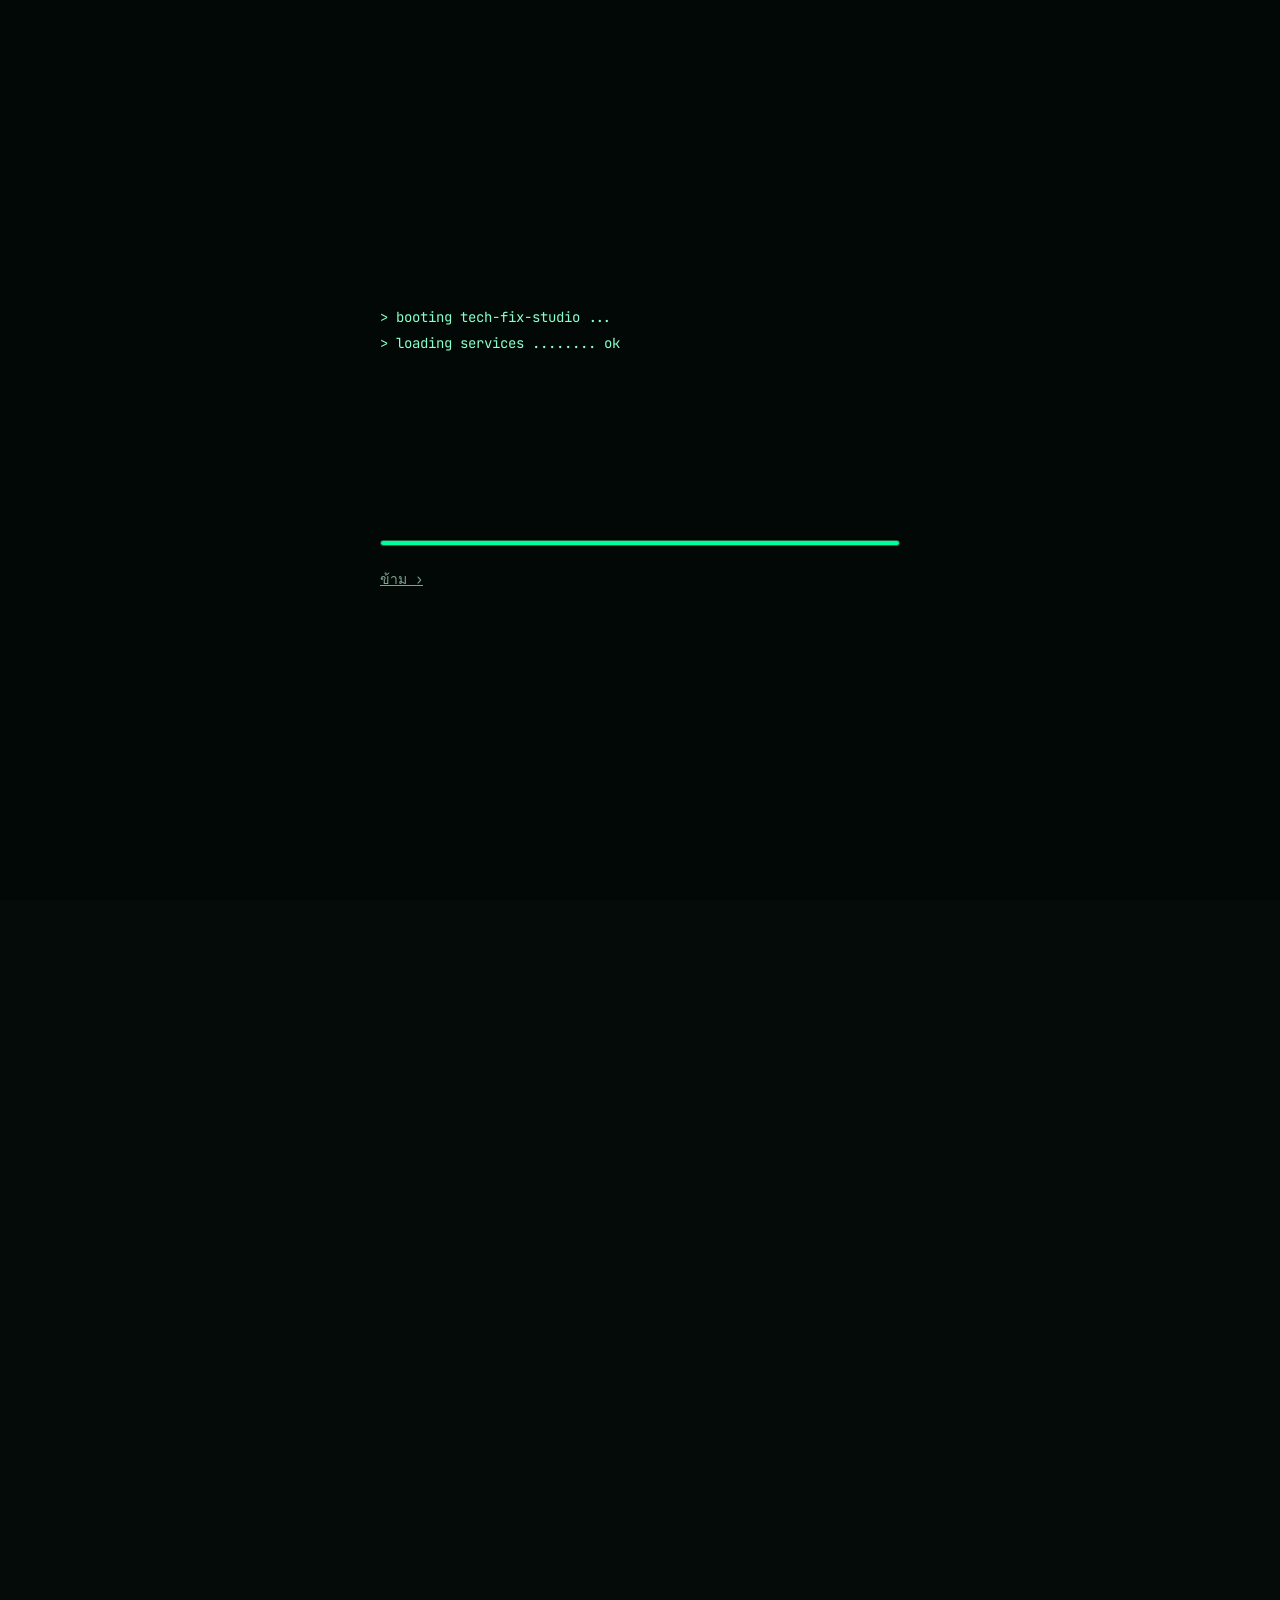
<file: index.html>
<!doctype html>
<html lang="th">
<head>
<meta charset="utf-8">
<meta name="viewport" content="width=device-width, initial-scale=1">
<meta name="theme-color" content="#050B08">
<title>รับแก้บัคเว็บไซต์ สร้างเว็บ ระบบขายของออนไลน์ ดาต้าเบส | ติดต่อ Telegram</title>
<meta property="og:type" content="website">
<meta property="og:site_name" content="Tech Fix Studio">
<meta property="og:title" content="Tech Fix Studio · รับแก้บัค สร้างเว็บ ระบบขายของออนไลน์ ดาต้าเบส">
<meta property="og:description" content="รับแก้บัคเว็บไซต์ สร้างเว็บและร้านค้าออนไลน์ ดูแลฐานข้อมูล และงานเทค ปรึกษาผ่าน Telegram">
<meta property="og:url" content="https://qplynnnzdebugshop.vercel.app/">
<meta property="og:image" content="https://qplynnnzdebugshop.vercel.app/og-image.png">
<meta property="og:image:width" content="1200">
<meta property="og:image:height" content="630">
<meta name="twitter:card" content="summary_large_image">
<meta name="twitter:image" content="https://qplynnnzdebugshop.vercel.app/og-image.png">
<meta name="description" content="รับแก้บัคเว็บไซต์ รับสร้างเว็บไซต์ สร้างแพลตฟอร์มขายของออนไลน์ แก้ปัญหาโค้ดและฐานข้อมูล และงานเทคทั่วไป ปรึกษาฟรีผ่าน Telegram">
<link rel="icon" href="data:image/svg+xml,%3Csvg%20viewBox=%220%200%2032%2032%22%20xmlns=%22http://www.w3.org/2000/svg%22%3E%3Crect%20x=%221%22%20y=%221%22%20width=%2230%22%20height=%2230%22%20rx=%227%22%20fill=%22%2303100A%22%20stroke=%22%2300FF9C%22%20stroke-width=%222%22/%3E%3Cpath%20d=%22M9%2011l6%205-6%205%22%20stroke=%22%2300FF9C%22%20stroke-width=%222.6%22%20fill=%22none%22%20stroke-linecap=%22round%22%20stroke-linejoin=%22round%22/%3E%3Cpath%20d=%22M18%2022h6%22%20stroke=%22%23fff%22%20stroke-width=%222.6%22%20stroke-linecap=%22round%22/%3E%3C/svg%3E">
<link rel="preconnect" href="https://fonts.googleapis.com">
<link rel="preconnect" href="https://fonts.gstatic.com" crossorigin>
<link href="https://fonts.googleapis.com/css2?family=IBM+Plex+Sans+Thai:wght@400;500;700&family=JetBrains+Mono:wght@400;500;700&display=swap" rel="stylesheet">
<link rel="stylesheet" href="style.css">
<script>try{if(!sessionStorage.getItem("booted")&&!matchMedia("(prefers-reduced-motion:reduce)").matches){document.documentElement.classList.add("booting");setTimeout(function(){document.documentElement.classList.remove("booting")},8000)}}catch(e){}</script>
</head>
<body>
<header><div class="wrap">
<a class="brand" href="#top"><svg viewBox="0 0 32 32" xmlns="http://www.w3.org/2000/svg" aria-hidden="true"><rect x="1" y="1" width="30" height="30" rx="7" fill="#03100A" stroke="#00FF9C" stroke-width="2"/><path d="M9 11l6 5-6 5" stroke="#00FF9C" stroke-width="2.6" fill="none" stroke-linecap="round" stroke-linejoin="round"/><path d="M18 22h6" stroke="#fff" stroke-width="2.6" stroke-linecap="round"/></svg><span class="bt">Tech Fix Studio</span></a>
<nav id="site-nav" aria-label="เมนูหลัก"><a href="#services">บริการ</a><a href="#process">ขั้นตอนทำงาน</a><a href="#why">ทำไมต้องเรา</a><a href="pricing.html">คำนวณค่าบริการ</a><a href="#contact">ติดต่อ</a></nav>
<a class="btn hd" id="hdr-login" href="account.html">ลงชื่อเข้าใช้<span class="x"> / สมัครใช้งาน</span></a>
<button class="menu-btn" id="menu-btn" type="button" aria-label="เปิดเมนู" aria-expanded="false" aria-controls="site-nav"><span></span><span></span><span></span></button>
</div></header>

<main id="top">
<div class="hero"><canvas id="rain" aria-hidden="true"></canvas><div class="wrap">
<div>
<span class="eyebrow" data-rotate="รับแก้บัค|สร้างเว็บ|ระบบขายของออนไลน์|ดาต้าเบส|แก้ปัญหาโค้ด|เชื่อมต่อ API">// รับแก้บัค · สร้างเว็บ · ระบบขายของ · ดาต้าเบส</span>
<h1><span class="ph">เว็บมีปัญหา</span> <span class="ph">ระบบรวน</span> <span class="ph">โค้ดไม่ทำงาน</span> <mark class="ph">เราช่วยแก้ให้จบ<span class="cursor" aria-hidden="true"></span></mark></h1>
<p>รับแก้บัคเว็บไซต์ สร้างเว็บและร้านค้าออนไลน์ ดูแลฐานข้อมูล และงานเทคทุกรูปแบบ บอกปัญหาของคุณมา เราตอบกลับพร้อมแนวทางและราคาที่ชัดเจน</p>
<div class="qpick"><small>$ เจออะไรอยู่? กดเลือกแล้วสั่งงานได้ทันที</small><a class="qchip" href="account.html?job=%E0%B9%80%E0%B8%A7%E0%B9%87%E0%B8%9A%E0%B8%9E%E0%B8%B1%E0%B8%87%20/%20%E0%B8%AB%E0%B8%99%E0%B9%89%E0%B8%B2%E0%B9%84%E0%B8%A1%E0%B9%88%E0%B8%82%E0%B8%B6%E0%B9%89%E0%B8%99#jobs">เว็บพัง / หน้าไม่ขึ้น</a><a class="qchip" href="account.html?job=%E0%B8%9F%E0%B8%AD%E0%B8%A3%E0%B9%8C%E0%B8%A1%E0%B8%AA%E0%B9%88%E0%B8%87%E0%B9%84%E0%B8%A1%E0%B9%88%E0%B9%84%E0%B8%94%E0%B9%89#jobs">ฟอร์มส่งไม่ได้</a><a class="qchip" href="account.html?job=%E0%B8%8A%E0%B8%B3%E0%B8%A3%E0%B8%B0%E0%B9%80%E0%B8%87%E0%B8%B4%E0%B8%99%E0%B9%84%E0%B8%A1%E0%B9%88%E0%B8%9C%E0%B9%88%E0%B8%B2%E0%B8%99#jobs">ชำระเงินไม่ผ่าน</a><a class="qchip" href="account.html?job=%E0%B9%80%E0%B8%A7%E0%B9%87%E0%B8%9A%E0%B9%82%E0%B8%AB%E0%B8%A5%E0%B8%94%E0%B8%8A%E0%B9%89%E0%B8%B2#jobs">เว็บโหลดช้า</a><a class="qchip" href="account.html?job=%E0%B8%90%E0%B8%B2%E0%B8%99%E0%B8%82%E0%B9%89%E0%B8%AD%E0%B8%A1%E0%B8%B9%E0%B8%A5%E0%B8%A1%E0%B8%B5%E0%B8%9B%E0%B8%B1%E0%B8%8D%E0%B8%AB%E0%B8%B2#jobs">ฐานข้อมูลมีปัญหา</a><a class="qchip" href="account.html?job=%E0%B8%AD%E0%B8%A2%E0%B8%B2%E0%B8%81%E0%B8%AA%E0%B8%A3%E0%B9%89%E0%B8%B2%E0%B8%87%E0%B9%80%E0%B8%A7%E0%B9%87%E0%B8%9A%E0%B9%83%E0%B8%AB%E0%B8%A1%E0%B9%88#jobs">อยากสร้างเว็บใหม่</a></div>
<div class="cta"><a class="btn" href="https://t.me/qplynnnz" target="_blank" rel="noopener">ปรึกษาฟรีทาง Telegram</a><a class="btn alt" href="pricing.html">คำนวณค่าบริการ</a></div>
</div>
<div class="hero-side">
<button type="button" class="pal-hero" data-open-palette aria-label="เปิดคำสั่งลัด" aria-keyshortcuts="Control+K Meta+K"><span class="ph-ic">&gt;_</span><span class="ph-tx"><b>ลองพิมพ์คำสั่ง</b><small>เช่น pricing · login · contact</small></span><kbd data-kbd>Ctrl K</kbd></button>
<div class="diff" aria-hidden="true">
<div class="bar">root@techfix:~/shop</div>
<pre><span class="l"><span class="pr">$</span> git diff checkout.js</span><span class="l dim">function getTotal(cart) {</span><span class="l del">-  return cart.items.map(i =&gt; i.price).sum()</span><span class="l add">+  return cart.items.reduce((s, i) =&gt; s + i.price * i.qty, 0)</span><span class="l dim">}</span><span class="l out">✔ all tests passed · bug fixed</span><span class="l"><span class="pr">$</span> <span class="cur"></span></span></pre>
</div>
</div>
</div></div>

<div class="ticker" aria-hidden="true"><div class="ticker-in"><span class="ticker-seg"><span>แก้บัคเว็บไซต์</span><i>◆</i><span>สร้างเว็บไซต์</span><i>◆</i><span>ระบบขายของออนไลน์</span><i>◆</i><span>ฐานข้อมูล</span><i>◆</i><span>แก้ปัญหาโค้ด</span><i>◆</i><span>เชื่อมต่อ API</span><i>◆</i><span>ปรึกษาฟรีทาง Telegram</span><i>◆</i><span>แจ้งราคาก่อนเริ่มงาน</span><i>◆</i><span>ส่งมอบซอร์สโค้ดครบ</span><i>◆</i></span><span class="ticker-seg"><span>แก้บัคเว็บไซต์</span><i>◆</i><span>สร้างเว็บไซต์</span><i>◆</i><span>ระบบขายของออนไลน์</span><i>◆</i><span>ฐานข้อมูล</span><i>◆</i><span>แก้ปัญหาโค้ด</span><i>◆</i><span>เชื่อมต่อ API</span><i>◆</i><span>ปรึกษาฟรีทาง Telegram</span><i>◆</i><span>แจ้งราคาก่อนเริ่มงาน</span><i>◆</i><span>ส่งมอบซอร์สโค้ดครบ</span><i>◆</i></span></div></div>
<div class="techstrip"><div class="wrap"><small>// เทคโนโลยีที่ใช้ในงาน</small><span class="tag">HTML</span><span class="tag">CSS</span><span class="tag">JavaScript</span><span class="tag">Node.js</span><span class="tag">SQL</span><span class="tag">PostgreSQL</span><span class="tag">Supabase</span><span class="tag">Git</span><span class="tag">Vercel</span></div></div>
<section id="services"><div class="wrap">
<h2>บริการของเรา</h2>
<p class="lead">ไม่แน่ใจว่าปัญหาของคุณอยู่ตรงไหน เล่าอาการให้ฟัง เราช่วยวิเคราะห์ให้ก่อนเริ่มงาน</p>
<div class="grid">
<div class="card"><h3>แก้บัคเว็บไซต์</h3><p>หน้าเว็บพัง ฟอร์มไม่ส่ง ชำระเงินไม่ผ่าน โหลดช้า หรือแสดงผลเพี้ยนบนมือถือ เราหาสาเหตุและแก้ให้ตรงจุด</p></div>
<div class="card"><h3>รับสร้างเว็บไซต์</h3><p>เว็บบริษัท แลนดิ้งเพจ และเว็บไซต์เฉพาะงาน ออกแบบให้ใช้งานง่าย เปิดเร็ว และรองรับการแสดงผลทุกหน้าจอ</p></div>
<div class="card"><h3>แพลตฟอร์มขายของออนไลน์</h3><p>ระบบร้านค้า ตะกร้าสินค้า ชำระเงิน จัดการสต็อกและออเดอร์ ตามรูปแบบธุรกิจของคุณ</p></div>
<div class="card"><h3>แก้ปัญหาโค้ดดิ้ง</h3><p>รีวิวและแก้โค้ดที่ทำงานผิด เขียนฟีเจอร์เพิ่ม จัดโครงสร้างให้ดูแลต่อได้ง่ายขึ้น</p></div>
<div class="card"><h3>ฐานข้อมูล</h3><p>ออกแบบโครงสร้าง แก้คิวรีช้า ย้ายข้อมูล และตั้งค่าสำรองข้อมูล</p></div>
<div class="card"><h3>งานเทคอื่น ๆ</h3><p>เชื่อมต่อ API ตั้งค่าโดเมนและโฮสติ้ง ทำระบบอัตโนมัติ หรืองานที่ไม่อยู่ในรายการ ทักมาคุยได้</p></div>
</div></div></section>

<section id="process"><div class="wrap">
<h2>ขั้นตอนการทำงาน</h2>
<p class="lead">ทำงานตามลำดับเดียวกันทุกโปรเจกต์ ไม่ว่างานเล็กหรือใหญ่</p>
<ol class="steps">
<li><b>เล่าปัญหา</b><span>ส่งรายละเอียดหรือภาพหน้าจอมาทาง Telegram</span></li>
<li><b>ประเมินและเสนอราคา</b><span>แจ้งแนวทาง ระยะเวลา และราคาก่อนเริ่มงาน</span></li>
<li><b>ลงมือแก้หรือสร้าง</b><span>อัปเดตความคืบหน้าให้ทราบระหว่างทาง</span></li>
<li><b>ส่งมอบและดูแล</b><span>ทดสอบร่วมกัน ส่งมอบโค้ด และแจ้งวิธีใช้งาน</span></li>
</ol></div></section>

<section id="why"><div class="wrap">
<h2>ทำไมลูกค้าเลือกเรา</h2>
<p class="lead">เน้นทำให้งานใช้ได้จริง และสื่อสารกันตรง ๆ</p>
<div class="why">
<div><b>ตอบเร็ว คุยตรง</b><span>คุยกับคนทำงานโดยตรงผ่าน Telegram ไม่ต้องผ่านหลายต่อ</span></div>
<div><b>ราคาแจ้งก่อนเริ่ม</b><span>ตกลงขอบเขตงานและราคาให้ชัดก่อนลงมือ</span></div>
<div><b>โค้ดเป็นของคุณ</b><span>ส่งมอบซอร์สโค้ดครบ ไม่ผูกมัดกับเรา</span></div>
<div><b>รับงานทั้งเล็กและใหญ่</b><span>ตั้งแต่แก้บัคจุดเดียว ไปจนถึงสร้างระบบทั้งชุด</span></div>
</div></div></section>

<section id="faq"><div class="wrap">
<h2>คำถามที่พบบ่อย</h2>
<p class="lead">ยังไม่เจอคำตอบ ทักมาถามได้ทาง Telegram หรือส่งงานผ่านหน้าสมาชิกได้เลย</p>
<div class="faq">
<details><summary>ค่าบริการเริ่มต้นเท่าไหร่?</summary><p>ประเมินเบื้องต้นได้ที่หน้าคำนวณค่าบริการ ช่วงราคา ฿5 ถึง ฿5,000 ขึ้นอยู่กับลักษณะงาน ราคาจริงจะแจ้งและตกลงกันก่อนเริ่มงาน</p></details>
<details><summary>ต้องส่งข้อมูลอะไรให้บ้างเพื่อประเมินงาน?</summary><p>อาการที่เกิดขึ้น ข้อความ error ภาพหน้าจอ หรือลิงก์เว็บไซต์ ยิ่งละเอียดยิ่งประเมินได้เร็ว ห้ามส่งรหัสผ่านหรือ API key ที่เป็นความลับในแชตหรือแบบฟอร์ม</p></details>
<details><summary>เติมเครดิตอย่างไร?</summary><p>ล็อกอินที่หน้าสมาชิก เลือกยอดแล้วชำระผ่าน QR PromptPay (1 บาท = 1 เครดิต) เครดิตเข้าอัตโนมัติหลังชำระสำเร็จ ถ้ายังไม่เข้าภายใน 5 นาที ส่งสลิปพร้อมอีเมลสมาชิกทาง Telegram</p></details>
<details><summary>งานเสร็จแล้วได้รับอะไร?</summary><p>ส่งมอบซอร์สโค้ดครบพร้อมวิธีใช้งาน โค้ดเป็นของคุณ ไม่ผูกมัดกับเรา</p></details>
<details><summary>ติดต่อได้ทางไหน?</summary><p>Telegram @qplynnnz หรือโทร +6661126882 หรือส่งงานผ่านแท็บ "งานของฉัน" ในหน้าสมาชิกได้โดยตรง</p></details>
</div></div></section>
<section id="contact" class="contact"><div class="wrap">
<h2>คุยเรื่องงานของคุณ</h2>
<p class="lead">ส่งปัญหาหรือไอเดียมาได้เลย ปรึกษาเบื้องต้นไม่มีค่าใช้จ่าย</p>
<div class="channels">
<div class="ch"><small>Telegram</small><strong>@qplynnnz</strong><a class="btn" href="https://t.me/qplynnnz" target="_blank" rel="noopener">เปิด Telegram</a></div>
<div class="ch"><small>โทรศัพท์</small><strong>+6661126882</strong><a class="btn alt" href="tel:+6661126882">โทรเลย</a></div>
</div></div></section>
</main>
<footer><div class="wrap">© 2026 Tech Fix Studio · รับแก้บัคเว็บไซต์ สร้างเว็บ และงานเทค</div></footer>
<script>(function(){var c=document.getElementById("rain");if(!c||(window.matchMedia&&matchMedia("(prefers-reduced-motion:reduce)").matches))return;var x=c.getContext&&c.getContext("2d");if(!x)return;var ch="01{}[]<>/;=+*#$&|".split(""),f=16,cols,d;function size(){c.width=c.offsetWidth;c.height=c.offsetHeight;cols=Math.ceil(c.width/f);d=[];for(var i=0;i<cols;i++)d.push(Math.random()*-50|0)}size();addEventListener("resize",size);setInterval(function(){if(document.hidden)return;x.fillStyle="rgba(2,10,6,.12)";x.fillRect(0,0,c.width,c.height);x.fillStyle="#00FF9C";x.font=f+"px monospace";for(var i=0;i<cols;i++){x.fillText(ch[Math.random()*ch.length|0],i*f,d[i]*f);if(d[i]*f>c.height&&Math.random()>.975)d[i]=0;d[i]++}},60)})();</script>
<script>try{if(Object.keys(localStorage).some(function(k){return/^sb-.+-auth-token$/.test(k)})){var b=document.getElementById("hdr-login");if(b)b.textContent="บัญชีของฉัน"}}catch(e){}</script>
<script src="site.js" defer></script>
</body>
</html>
</file>
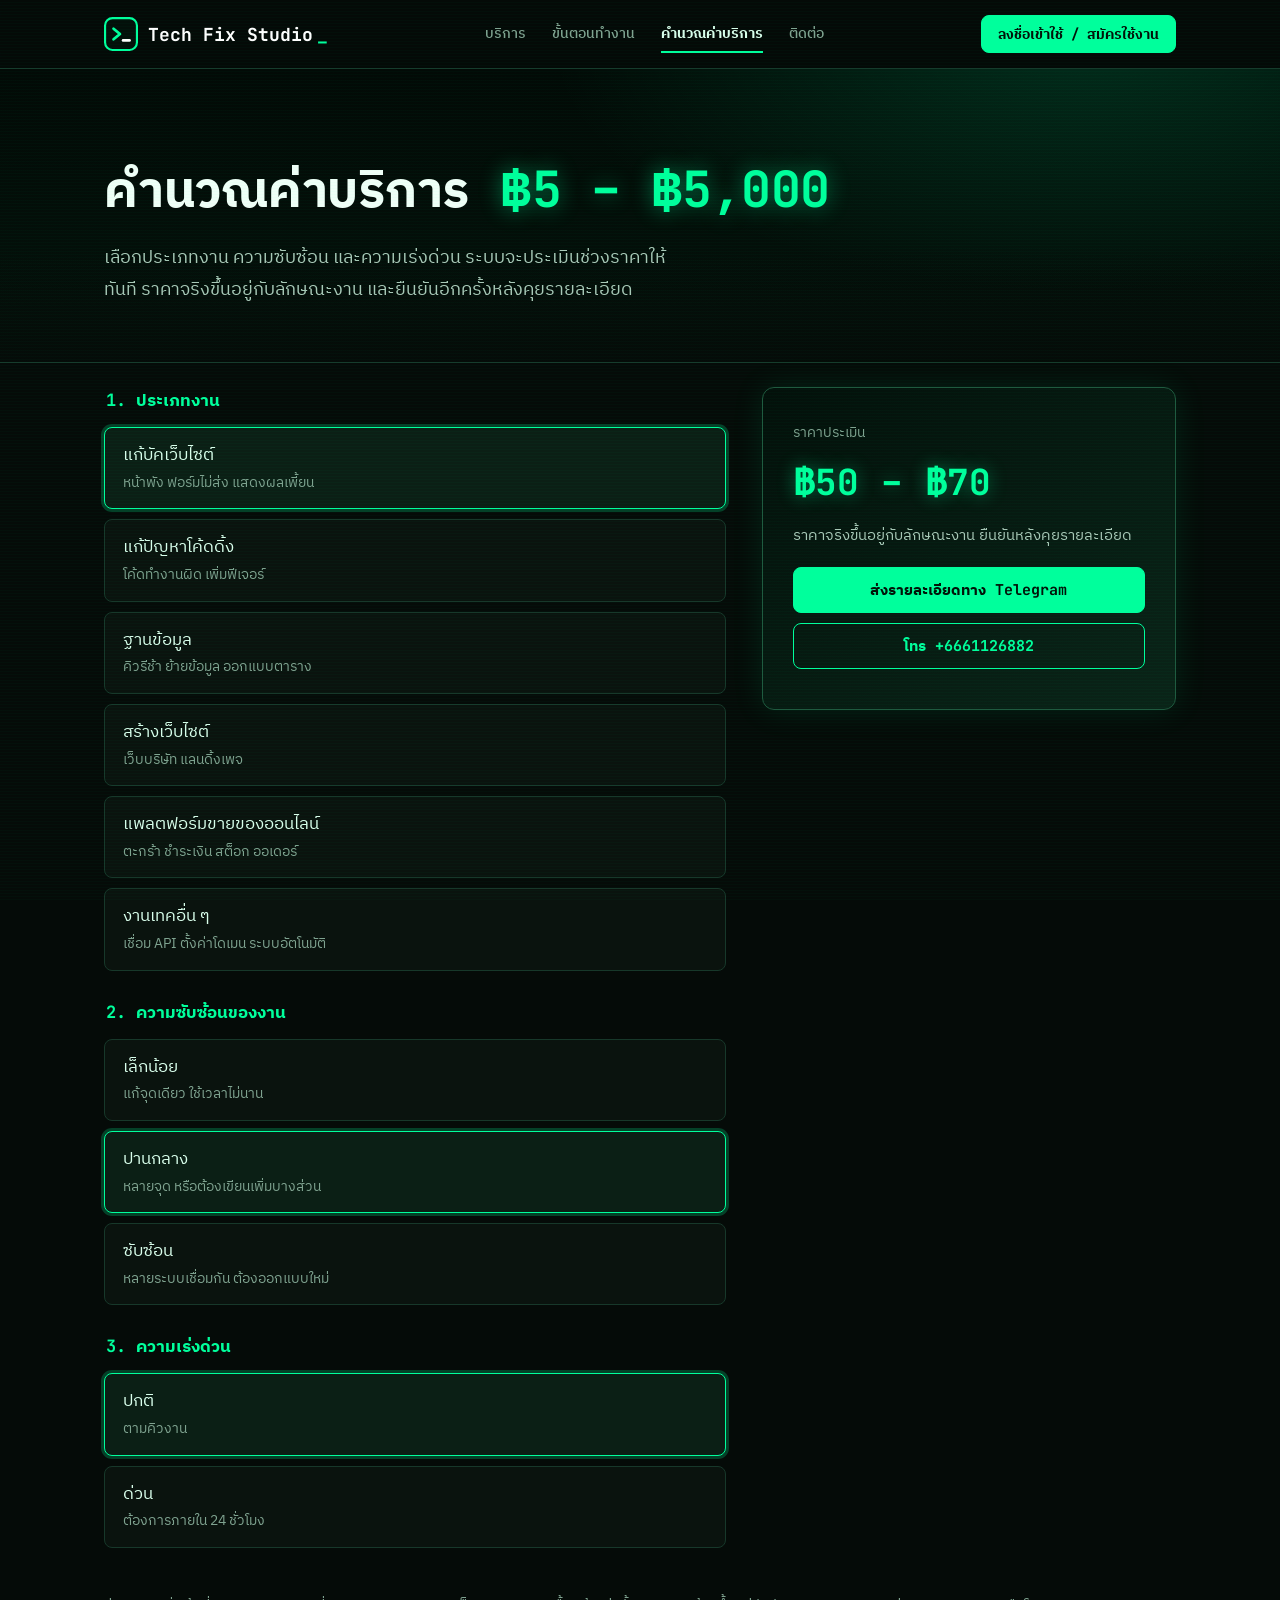
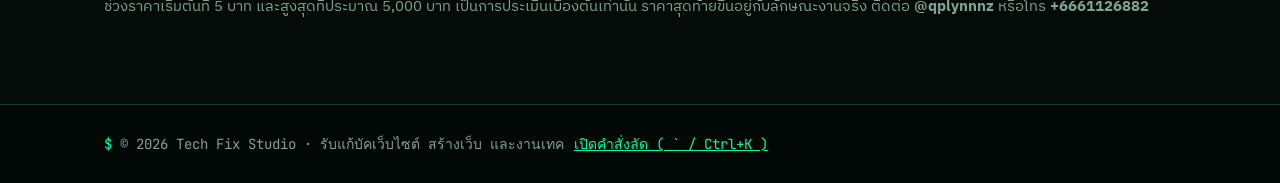
<file: pricing.html>
<!doctype html>
<html lang="th">
<head>
<meta charset="utf-8">
<meta name="viewport" content="width=device-width, initial-scale=1">
<meta name="theme-color" content="#050B08">
<title>คำนวณค่าบริการ ฿5 – ฿5,000 | Tech Fix Studio</title>
<meta name="description" content="ประเมินค่าบริการแก้บัค สร้างเว็บ ระบบขายของออนไลน์ และงานเทค ตั้งแต่ 5 ถึง 5,000 บาท ขึ้นอยู่กับลักษณะงาน">
<link rel="icon" href="data:image/svg+xml,%3Csvg%20viewBox=%220%200%2032%2032%22%20xmlns=%22http://www.w3.org/2000/svg%22%3E%3Crect%20x=%221%22%20y=%221%22%20width=%2230%22%20height=%2230%22%20rx=%227%22%20fill=%22%2303100A%22%20stroke=%22%2300FF9C%22%20stroke-width=%222%22/%3E%3Cpath%20d=%22M9%2011l6%205-6%205%22%20stroke=%22%2300FF9C%22%20stroke-width=%222.6%22%20fill=%22none%22%20stroke-linecap=%22round%22%20stroke-linejoin=%22round%22/%3E%3Cpath%20d=%22M18%2022h6%22%20stroke=%22%23fff%22%20stroke-width=%222.6%22%20stroke-linecap=%22round%22/%3E%3C/svg%3E">
<link rel="preconnect" href="https://fonts.googleapis.com">
<link rel="preconnect" href="https://fonts.gstatic.com" crossorigin>
<link href="https://fonts.googleapis.com/css2?family=IBM+Plex+Sans+Thai:wght@400;500;700&family=JetBrains+Mono:wght@400;500;700&display=swap" rel="stylesheet">
<link rel="stylesheet" href="style.css">
</head>
<body>
<header><div class="wrap">
<a class="brand" href="index.html"><svg viewBox="0 0 32 32" xmlns="http://www.w3.org/2000/svg" aria-hidden="true"><rect x="1" y="1" width="30" height="30" rx="7" fill="#03100A" stroke="#00FF9C" stroke-width="2"/><path d="M9 11l6 5-6 5" stroke="#00FF9C" stroke-width="2.6" fill="none" stroke-linecap="round" stroke-linejoin="round"/><path d="M18 22h6" stroke="#fff" stroke-width="2.6" stroke-linecap="round"/></svg><span class="bt">Tech Fix Studio</span></a>
<nav id="site-nav" aria-label="เมนูหลัก"><a href="index.html#services">บริการ</a><a href="index.html#process">ขั้นตอนทำงาน</a><a href="pricing.html" aria-current="page" style="color:var(--ink);font-weight:700">คำนวณค่าบริการ</a><a href="index.html#contact">ติดต่อ</a></nav>
<a class="btn hd" id="hdr-login" href="account.html">ลงชื่อเข้าใช้<span class="x"> / สมัครใช้งาน</span></a>
<button class="menu-btn" id="menu-btn" type="button" aria-label="เปิดเมนู" aria-expanded="false" aria-controls="site-nav"><span></span><span></span><span></span></button>
</div></header>
<main>
<div class="hero" style="padding-bottom:24px"><div class="wrap" style="display:block">
<h1>คำนวณค่าบริการ <mark>฿5 – ฿5,000</mark></h1>
<p>เลือกประเภทงาน ความซับซ้อน และความเร่งด่วน ระบบจะประเมินช่วงราคาให้ทันที ราคาจริงขึ้นอยู่กับลักษณะงาน และยืนยันอีกครั้งหลังคุยรายละเอียด</p>
</div></div>
<section style="border-top:0;padding-top:24px"><div class="wrap"><div class="calc">
<div>
<fieldset><legend>1. ประเภทงาน</legend><div class="opts">
<div class="opt"><input type="radio" name="t" id="t1" value="100" checked><label for="t1">แก้บัคเว็บไซต์<small>หน้าพัง ฟอร์มไม่ส่ง แสดงผลเพี้ยน</small></label></div>
<div class="opt"><input type="radio" name="t" id="t2" value="100"><label for="t2">แก้ปัญหาโค้ดดิ้ง<small>โค้ดทำงานผิด เพิ่มฟีเจอร์</small></label></div>
<div class="opt"><input type="radio" name="t" id="t3" value="300"><label for="t3">ฐานข้อมูล<small>คิวรีช้า ย้ายข้อมูล ออกแบบตาราง</small></label></div>
<div class="opt"><input type="radio" name="t" id="t4" value="1500"><label for="t4">สร้างเว็บไซต์<small>เว็บบริษัท แลนดิ้งเพจ</small></label></div>
<div class="opt"><input type="radio" name="t" id="t5" value="3000"><label for="t5">แพลตฟอร์มขายของออนไลน์<small>ตะกร้า ชำระเงิน สต็อก ออเดอร์</small></label></div>
<div class="opt"><input type="radio" name="t" id="t6" value="100"><label for="t6">งานเทคอื่น ๆ<small>เชื่อม API ตั้งค่าโดเมน ระบบอัตโนมัติ</small></label></div>
</div></fieldset>
<fieldset><legend>2. ความซับซ้อนของงาน</legend><div class="opts">
<div class="opt"><input type="radio" name="c" id="c1" value="0.05"><label for="c1">เล็กน้อย<small>แก้จุดเดียว ใช้เวลาไม่นาน</small></label></div>
<div class="opt"><input type="radio" name="c" id="c2" value="0.6" checked><label for="c2">ปานกลาง<small>หลายจุด หรือต้องเขียนเพิ่มบางส่วน</small></label></div>
<div class="opt"><input type="radio" name="c" id="c3" value="1.2"><label for="c3">ซับซ้อน<small>หลายระบบเชื่อมกัน ต้องออกแบบใหม่</small></label></div>
</div></fieldset>
<fieldset><legend>3. ความเร่งด่วน</legend><div class="opts">
<div class="opt"><input type="radio" name="u" id="u1" value="1" checked><label for="u1">ปกติ<small>ตามคิวงาน</small></label></div>
<div class="opt"><input type="radio" name="u" id="u2" value="1.3"><label for="u2">ด่วน<small>ต้องการภายใน 24 ชั่วโมง</small></label></div>
</div></fieldset>
</div>
<aside class="result" aria-live="polite">
<small>ราคาประเมิน</small>
<div class="price" id="price">฿–</div>
<p id="hint"></p>
<a class="btn" id="tg" href="https://t.me/qplynnnz" target="_blank" rel="noopener">ส่งรายละเอียดทาง Telegram</a>
<a class="btn alt" href="tel:+6661126882">โทร +6661126882</a>
</aside>
</div>
<p class="note">ช่วงราคาเริ่มต้นที่ 5 บาท และสูงสุดที่ประมาณ 5,000 บาท เป็นการประเมินเบื้องต้นเท่านั้น ราคาสุดท้ายขึ้นอยู่กับลักษณะงานจริง ติดต่อ <b>@qplynnnz</b> หรือโทร <b>+6661126882</b></p>
</div></section>
</main>
<footer><div class="wrap">© 2026 Tech Fix Studio · รับแก้บัคเว็บไซต์ สร้างเว็บ และงานเทค</div></footer>
<script>
const $=n=>document.querySelector('input[name='+n+']:checked');
const names={t:{t1:'แก้บัคเว็บไซต์',t2:'แก้ปัญหาโค้ดดิ้ง',t3:'ฐานข้อมูล',t4:'สร้างเว็บไซต์',t5:'แพลตฟอร์มขายของออนไลน์',t6:'งานเทคอื่น ๆ'},c:{c1:'เล็กน้อย',c2:'ปานกลาง',c3:'ซับซ้อน'},u:{u1:'ปกติ',u2:'ด่วน'}};
const r5=x=>Math.round(x/5)*5,fmt=x=>'฿'+x.toLocaleString('th-TH');
function calc(){
 const raw=$('t').value*$('c').value*$('u').value;
 const mid=Math.min(5000,Math.max(5,raw));
 const lo=Math.max(5,r5(mid*.8)),hi=Math.min(5000,Math.max(lo,r5(mid*1.2)));
 document.getElementById('price').textContent=lo===hi?fmt(lo):fmt(lo)+' – '+fmt(hi);
 document.getElementById('hint').textContent='ราคาจริงขึ้นอยู่กับลักษณะงาน ยืนยันหลังคุยรายละเอียด';
 const msg='สนใจบริการ: '+names.t[$('t').id]+' / ความซับซ้อน: '+names.c[$('c').id]+' / '+names.u[$('u').id]+' / ราคาประเมิน '+document.getElementById('price').textContent;
 document.getElementById('tg').href='https://t.me/qplynnnz?text='+encodeURIComponent(msg);
}
document.querySelectorAll('input[type=radio]').forEach(i=>i.addEventListener('change',calc));
calc();
</script>
<script>try{if(Object.keys(localStorage).some(function(k){return/^sb-.+-auth-token$/.test(k)})){var b=document.getElementById("hdr-login");if(b)b.textContent="บัญชีของฉัน"}}catch(e){}</script>
<script src="site.js" defer></script>
</body>
</html>
</file>
<file: style.css>
:root{--paper:#050B08;--card:#0A130E;--panel:#07110B;--ink:#D9FFEC;--mute:#7FA390;--line:#17382A;--navy:#03100A;--neon:#00FF9C;--amber:#00FF9C;--mark:#00FF9C;--blue:#00D1FF;--bad:#FF5C6C;--ok:#00E58A;--r:12px;--sh:0 0 0 1px rgba(0,255,156,.04),0 12px 32px rgba(0,0,0,.45);--fh:"JetBrains Mono","IBM Plex Sans Thai",ui-monospace,monospace;--fb:"IBM Plex Sans Thai",system-ui,sans-serif;--fm:"JetBrains Mono",ui-monospace,monospace}
*{box-sizing:border-box;margin:0}
html{scroll-behavior:smooth}
body{font-family:var(--fb);background:var(--paper);color:var(--ink);line-height:1.75;font-size:17px;-webkit-font-smoothing:antialiased;min-height:100vh;display:flex;flex-direction:column}
body::before{content:"";position:fixed;inset:0;pointer-events:none;z-index:50;background:repeating-linear-gradient(transparent 0 2px,rgba(0,255,156,.022) 2px 3px)}
main{flex:1}
::selection{background:var(--neon);color:#021208}
a{color:inherit}
:focus-visible{outline:3px solid var(--blue);outline-offset:3px}
[hidden]{display:none!important}
.wrap{max-width:1120px;margin:0 auto;padding:0 24px}
h1,h2,h3{font-family:var(--fh);letter-spacing:-.01em}
/* header */
header{position:sticky;top:0;z-index:20;background:rgba(5,11,8,.88);backdrop-filter:saturate(1.4) blur(10px);border-bottom:1px solid var(--line)}
header .wrap{display:flex;justify-content:space-between;align-items:center;height:68px;gap:16px}
.brand{display:flex;align-items:center;gap:10px;font:700 18px var(--fh);text-decoration:none;color:#fff}
.brand::after{content:"_";color:var(--neon);animation:blink 1.1s steps(1) infinite;margin-left:-6px}
.brand svg{width:34px;height:34px;flex:none}
nav{display:flex;gap:26px;font:500 14px var(--fh)}
nav a{text-decoration:none;color:var(--mute);padding:6px 0;border-bottom:2px solid transparent;transition:.15s}
nav a:hover,nav a[aria-current]{color:var(--neon);border-color:var(--neon)}
/* buttons */
.btn{display:inline-block;font:700 15px/1.2 var(--fh);background:var(--neon);color:#021208;padding:13px 24px;border-radius:8px;text-decoration:none;border:1.5px solid var(--neon);cursor:pointer;transition:transform .15s,background .15s,box-shadow .15s}
.btn:hover{background:#4DFFB4;border-color:#4DFFB4;transform:translateY(-1px);box-shadow:0 0 24px rgba(0,255,156,.45)}
.btn.alt{background:transparent;color:var(--neon)}
.btn.alt:hover{background:var(--neon);color:#021208}
.btn.full{width:100%}
.btn.hd{white-space:nowrap;padding:10px 16px;font-size:14px}
.btn:disabled{opacity:.5;cursor:not-allowed;transform:none;box-shadow:none}
.cta{display:flex;gap:12px;flex-wrap:wrap}
/* hero */
.hero{background:radial-gradient(900px 420px at 85% -10%,rgba(0,255,156,.14),transparent 60%),linear-gradient(180deg,#020A06,#04120B);color:#fff;padding:88px 0 84px;position:relative;overflow:hidden;border-bottom:1px solid var(--line)}
.hero::after{content:"";position:absolute;inset:0;background:linear-gradient(transparent 60%,rgba(5,11,8,.9));pointer-events:none;z-index:0}
#rain{position:absolute;inset:0;width:100%;height:100%;opacity:.2;z-index:0}
.hero .wrap{position:relative;z-index:1;display:grid;grid-template-columns:1.2fr .8fr;gap:56px;align-items:center}
.eyebrow{display:inline-block;font:500 13px/1 var(--fm);color:var(--neon);border:1px solid rgba(0,255,156,.4);background:rgba(0,255,156,.06);padding:9px 14px;border-radius:6px;margin-bottom:22px}
h1{font-size:clamp(30px,4.4vw,50px);line-height:1.28;font-weight:700;text-wrap:balance;color:#EFFFF7}
h1 mark{background:none;color:var(--neon);text-shadow:0 0 22px rgba(0,255,156,.45)}
.cursor{display:inline-block;width:.5em;height:.9em;background:var(--neon);vertical-align:-.1em;margin-left:6px;animation:blink 1s steps(1) infinite}
.hero p{margin:22px 0 32px;color:#A9C9B8;max-width:52ch;font-size:18px}
.diff{background:#020805;border:1px solid #1F5A3F;color:#CFF5E0;border-radius:10px;font:13.5px/1.85 var(--fm);overflow:hidden;box-shadow:0 0 40px rgba(0,255,156,.12),0 30px 60px rgba(0,0,0,.5)}
.diff .bar{padding:11px 16px;background:#06130C;color:#6FA88B;font-size:12px;border-bottom:1px solid #123D29}
.diff .bar::before{content:"";display:inline-block;width:10px;height:10px;border-radius:50%;background:#FF5F56;box-shadow:16px 0 0 #FFBD2E,32px 0 0 #27C93F;margin-right:50px;vertical-align:-1px}
.diff pre{padding:14px 0;overflow-x:auto}
.diff .l{display:block;padding:0 18px;white-space:pre}
.diff .pr{color:var(--neon)}
.diff .del{background:rgba(255,92,108,.15);color:#FF9AA5;animation:strike 1s 1.2s forwards}
.diff .add{background:rgba(0,255,156,.14);color:#8BFFCB;opacity:0;animation:show .5s 1.6s forwards}
.diff .out{color:#8BFFCB;opacity:0;animation:show .5s 2.3s forwards}
.diff .dim{color:#6FA88B}
.diff .cur{display:inline-block;width:8px;height:14px;background:var(--neon);vertical-align:-2px;animation:blink 1s steps(1) infinite}
@keyframes strike{to{text-decoration:line-through;opacity:.55}}
@keyframes show{to{opacity:1}}
@keyframes blink{50%{opacity:0}}
/* sections */
section{padding:84px 0;border-top:1px solid var(--line)}
main>section:nth-of-type(even){background:var(--panel)}
h2{font-size:clamp(24px,3.2vw,34px);line-height:1.35;font-weight:700;margin-bottom:12px}
h2::before{content:"> ";color:var(--neon)}
h3{font-size:18px;font-weight:700;margin-bottom:6px}
.lead{color:var(--mute);max-width:58ch;margin-bottom:40px;font-size:18px}
.grid{display:grid;grid-template-columns:repeat(3,1fr);gap:20px}
.card{background:var(--card);border:1px solid var(--line);border-radius:var(--r);padding:28px;box-shadow:var(--sh);transition:transform .2s,border-color .2s,box-shadow .2s}
.card p{color:var(--mute);font-size:16px}
.grid .card::before{content:"$";display:block;font:700 18px var(--fm);color:var(--neon);margin-bottom:12px}
.grid .card:hover{transform:translateY(-3px);border-color:var(--neon);box-shadow:0 0 0 1px var(--neon),0 0 28px rgba(0,255,156,.18)}
.card.plain{box-shadow:none}
.steps{display:grid;grid-template-columns:repeat(4,1fr);gap:24px;counter-reset:s;list-style:none;padding:0}
.steps li{counter-increment:s}
.steps li::before{content:"0" counter(s);display:inline-block;padding:4px 10px;border:1px solid var(--neon);border-radius:6px;color:var(--neon);font:700 15px var(--fm);margin-bottom:14px;background:rgba(0,255,156,.06)}
.steps b{display:block;font:700 17px var(--fh);margin-bottom:4px}
.steps span{color:var(--mute);font-size:16px}
.why{display:grid;grid-template-columns:repeat(2,1fr);gap:26px 48px}
.why div{position:relative;padding-left:42px}
.why div::before{content:"✓";position:absolute;left:0;top:3px;width:26px;height:26px;border:1px solid var(--neon);border-radius:6px;color:var(--neon);text-align:center;font-size:14px;line-height:24px;background:rgba(0,255,156,.06)}
.why b{display:block;font:700 17px var(--fh)}.why span{color:var(--mute)}
.contact{background:radial-gradient(700px 300px at 15% 0,rgba(0,255,156,.1),transparent 60%),#020805!important;border-top:1px solid var(--line)}
.channels{display:grid;grid-template-columns:1fr 1fr;gap:16px;max-width:680px}
.ch{border:1px solid #1F5A3F;background:rgba(0,255,156,.04);border-radius:var(--r);padding:22px}
.ch small{color:var(--mute);display:block}.ch strong{font:700 18px var(--fm);color:var(--neon);display:block;margin:2px 0 16px;word-break:break-all}
footer{background:#020805;border-top:1px solid var(--line);color:var(--mute);padding:28px 0;font:14px var(--fm)}
footer .wrap::before{content:"$ ";color:var(--neon)}
/* forms, pricing, account */
.calc{display:grid;grid-template-columns:1.2fr .8fr;gap:36px;align-items:start}
fieldset{border:0;padding:0;margin:0 0 28px}
legend{font:700 17px var(--fh);margin-bottom:12px;color:var(--neon)}
.opts{display:grid;gap:10px}
.opt{position:relative}
.opt input{position:absolute;opacity:0;inset:0;cursor:pointer;width:100%;height:100%}
.opt label{display:block;background:var(--card);border:1.5px solid var(--line);border-radius:8px;padding:13px 18px;cursor:pointer;transition:.15s}
.opt label:hover{border-color:#2E7A56}
.opt label small{display:block;color:var(--mute);font-size:14px}
.opt input:checked+label{border-color:var(--neon);background:#0B1F15;box-shadow:0 0 0 3px rgba(0,255,156,.22)}
.opt input:focus-visible+label{outline:3px solid var(--blue);outline-offset:3px}
.result{position:sticky;top:92px;background:linear-gradient(145deg,#03100A,#0A2418);border:1px solid #1F5A3F;color:#fff;border-radius:var(--r);padding:30px;box-shadow:0 0 32px rgba(0,255,156,.1)}
.result small{color:var(--mute)}
.price{font:700 clamp(26px,4vw,36px) var(--fm);margin:6px 0 12px;color:var(--neon);text-shadow:0 0 18px rgba(0,255,156,.4)}
.result p{font-size:15px;color:#A9C9B8;margin-bottom:18px}
.result .btn{display:block;text-align:center;margin-bottom:10px}
.note{margin-top:18px;color:var(--mute);font-size:15px}
.authbox{max-width:460px;margin:0 auto;background:var(--card);border:1px solid var(--line);border-radius:var(--r);padding:32px;box-shadow:var(--sh)}
.tabs{display:flex;gap:8px;margin-bottom:22px;border-bottom:1px solid var(--line)}
.tabs button{font:500 15px var(--fh);background:none;border:0;border-bottom:3px solid transparent;padding:10px 16px;cursor:pointer;color:var(--mute);margin-bottom:-1px}
.tabs button[aria-selected=true]{color:var(--neon);border-color:var(--neon);font-weight:700}
label.f{display:block;font-weight:500;margin-bottom:14px}
label.f input{display:block;width:100%;font:inherit;color:var(--ink);padding:12px 14px;border:1.5px solid var(--line);border-radius:8px;margin-top:6px;background:var(--panel);transition:.15s}
label.f input:focus{border-color:var(--neon);outline:3px solid rgba(0,255,156,.2)}
.msg{margin:12px 0;padding:11px 15px;border-radius:8px;font-size:15px;border:1px solid transparent}
.msg.err{background:#2A0F14;color:#FF9AA5;border-color:#5A1F28}.msg.ok{background:#0B2A1B;color:#7DFFC0;border-color:#1F5A3F}.msg.warn{background:#2A2208;color:#FFD166;border-color:#5A4A12}
.credit{background:linear-gradient(135deg,#03100A,#0A2418);border:1px solid #1F5A3F;color:#fff;border-radius:var(--r);padding:30px;margin-bottom:24px;box-shadow:0 0 32px rgba(0,255,156,.1)}
.credit small{color:var(--mute)}.credit .n{font:700 clamp(34px,6vw,52px) var(--fm);color:var(--neon);text-shadow:0 0 22px rgba(0,255,156,.4)}
.row{display:flex;gap:12px;flex-wrap:wrap;align-items:center;justify-content:space-between}
.topup ol{padding-left:22px;margin:12px 0 20px;color:var(--mute)}
.copy{font-family:var(--fm);background:var(--panel);color:var(--neon);border:1px dashed var(--neon);border-radius:6px;padding:3px 10px;word-break:break-all}
.amts{display:grid;grid-template-columns:repeat(6,1fr);gap:10px;margin-bottom:18px}
.amts .opt label{text-align:center;font:700 16px var(--fm)}
.bal{font:700 28px var(--fm);color:var(--neon)}
iframe{width:100%;height:640px;border:1.5px solid var(--line);border-radius:10px;background:#fff;margin-top:16px}
@media(max-width:860px){.amts{grid-template-columns:repeat(4,1fr)}.hero .wrap,.calc{grid-template-columns:1fr}.grid,.steps{grid-template-columns:1fr 1fr}.result{position:static}.hero{padding:60px 0 56px}section{padding:60px 0}}
@media(max-width:560px){.amts{grid-template-columns:repeat(3,1fr)}.grid,.steps,.why,.channels{grid-template-columns:1fr}.btn.hd{padding:8px 12px;font-size:13px}.brand{font-size:15px}.authbox{padding:22px}}
@media(prefers-reduced-motion:reduce){.diff .del{animation:none;text-decoration:line-through;opacity:.55}.diff .add,.diff .out{animation:none;opacity:1}.cursor,.brand::after,.diff .cur{animation:none}html{scroll-behavior:auto}*{transition:none!important}}
/* ---- mobile menu ---- */
.menu-btn{display:none;width:42px;height:42px;border:1px solid var(--line);border-radius:8px;background:transparent;cursor:pointer;flex-direction:column;justify-content:center;align-items:center;gap:5px;flex:none}
.menu-btn span{display:block;width:20px;height:2px;background:var(--neon);transition:transform .2s,opacity .2s}
header.open .menu-btn span:nth-child(1){transform:translateY(7px) rotate(45deg)}
header.open .menu-btn span:nth-child(2){opacity:0}
header.open .menu-btn span:nth-child(3){transform:translateY(-7px) rotate(-45deg)}
@media(max-width:860px){
.menu-btn{display:flex}
header .btn.hd{margin-left:auto}
header nav{display:none;position:absolute;top:100%;left:0;right:0;flex-direction:column;gap:0;background:rgba(5,11,8,.98);border-bottom:1px solid var(--line);padding:6px 24px 14px;box-shadow:0 20px 30px rgba(0,0,0,.5)}
header.open nav{display:flex}
header nav a{padding:14px 0;border-bottom:1px solid var(--line);font-size:16px}
header nav a:last-child{border-bottom:0}
}
@media(max-width:560px){header .wrap{gap:10px}.brand{font-size:14px;gap:8px}.brand svg{width:28px;height:28px}.btn.hd .x{display:none}.btn.hd{padding:8px 12px;font-size:13px}.menu-btn{width:38px;height:38px}}
/* ---- command palette ---- */
.pal{position:fixed;inset:0;z-index:100;background:rgba(2,8,5,.8);display:flex;justify-content:center;align-items:flex-start;padding:12vh 16px 0}
.pal[hidden]{display:none!important}
.pal-box{width:100%;max-width:560px;background:var(--card);border:1px solid var(--neon);border-radius:12px;box-shadow:0 0 40px rgba(0,255,156,.2);overflow:hidden}
.pal-in{display:flex;align-items:center;gap:10px;padding:14px 16px;border-bottom:1px solid var(--line);font:700 18px var(--fm);color:var(--neon)}
.pal-in input{flex:1;background:none;border:0;outline:0;color:var(--ink);font:500 16px var(--fm);min-width:0}
.pal ul{list-style:none;padding:6px;max-height:50vh;overflow:auto;margin:0}
.pal li{display:flex;justify-content:space-between;gap:12px;padding:10px 12px;border-radius:8px;cursor:pointer;font-size:15px}
.pal li b{font:700 14px var(--fm);color:var(--neon)}
.pal li span{color:var(--mute);text-align:right}
.pal li[aria-selected=true]{background:rgba(0,255,156,.12)}
.pal-hint{padding:8px 16px;border-top:1px solid var(--line);color:var(--mute);font:12px var(--fm)}
.pal-open{background:none;border:0;color:var(--neon);font:inherit;cursor:pointer;text-decoration:underline;padding:0;margin-left:10px}
/* ---- faq + tech strip ---- */
.faq{display:grid;gap:12px;max-width:820px}
.faq details{background:var(--card);border:1px solid var(--line);border-radius:10px;padding:0 20px;transition:border-color .2s}
.faq details[open]{border-color:var(--neon)}
.faq summary{cursor:pointer;list-style:none;padding:16px 0;font:700 17px var(--fh);display:flex;justify-content:space-between;gap:16px}
.faq summary::-webkit-details-marker{display:none}
.faq summary::after{content:"+";color:var(--neon);font:700 20px var(--fm)}
.faq details[open] summary::after{content:"−"}
.faq p{color:var(--mute);padding:0 0 18px}
.techstrip{border-bottom:1px solid var(--line);background:var(--panel);padding:18px 0}
.techstrip .wrap{display:flex;gap:10px;flex-wrap:wrap;align-items:center}
.techstrip small{font:500 13px var(--fm);color:var(--mute);margin-right:6px}
.tag{font:500 13px var(--fm);color:var(--neon);border:1px solid #1F5A3F;background:rgba(0,255,156,.05);padding:5px 12px;border-radius:6px}
.diff .err{color:#FF9AA5}
/* ---- jobs ---- */
.tabs{overflow-x:auto;scrollbar-width:none}.tabs button{white-space:nowrap}
label.f textarea,label.f select{display:block;width:100%;font:inherit;color:var(--ink);padding:12px 14px;border:1.5px solid var(--line);border-radius:8px;margin-top:6px;background:var(--panel)}
label.f textarea{min-height:130px;resize:vertical}
label.f textarea:focus,label.f select:focus{border-color:var(--neon);outline:3px solid rgba(0,255,156,.2)}
.job{background:var(--card);border:1px solid var(--line);border-radius:10px;padding:16px 18px;margin-top:12px}
.job .top{display:flex;justify-content:space-between;gap:12px;flex-wrap:wrap;align-items:center}
.job h4{font:700 16px var(--fh);margin:0}
.job .meta{color:var(--mute);font-size:14px;margin-top:4px;word-break:break-word}
.job .meta a{color:var(--neon)}
.job p{white-space:pre-wrap;word-break:break-word;margin:10px 0 0;font-size:15px}
.job .note2{margin-top:10px;padding:8px 12px;border-left:3px solid var(--neon);background:rgba(0,255,156,.06);font-size:14px;white-space:pre-wrap;word-break:break-word}
.badge{font:700 12px var(--fm);padding:3px 10px;border-radius:999px;border:1px solid;white-space:nowrap}
.badge.new{color:#FFD166;border-color:#5A4A12}.badge.doing{color:var(--blue);border-color:#0B5A70}.badge.done{color:var(--ok);border-color:#1F5A3F}.badge.cancelled{color:var(--mute);border-color:var(--line)}
.ctl{display:flex;gap:8px;flex-wrap:wrap;margin-top:12px;align-items:center}
.ctl input,.ctl select{font:inherit;color:var(--ink);background:var(--panel);border:1.5px solid var(--line);border-radius:8px;padding:8px 10px;min-width:0}
.ctl .btn{padding:9px 16px;font-size:14px}
/* ---- notification bell ---- */
.hd-right{display:flex;align-items:center;gap:10px}
.bell{position:relative}
.bell-btn{position:relative;width:40px;height:40px;border:1px solid var(--line);border-radius:8px;background:transparent;color:var(--neon);cursor:pointer;display:grid;place-items:center;transition:.15s}
.bell-btn:hover{border-color:var(--neon)}
.bell-badge{position:absolute;top:-6px;right:-6px;min-width:18px;height:18px;padding:0 4px;border-radius:9px;background:var(--bad);color:#fff;font:700 11px/18px var(--fm);text-align:center}
.bell-badge[hidden]{display:none}
.bell-panel{position:absolute;right:0;top:calc(100% + 12px);width:min(360px,calc(100vw - 24px));background:var(--card);border:1px solid var(--neon);border-radius:12px;box-shadow:0 0 40px rgba(0,255,156,.18);overflow:hidden;z-index:30}
.bell-panel[hidden]{display:none!important}
.bell-head{display:flex;justify-content:space-between;align-items:center;padding:12px 16px;border-bottom:1px solid var(--line)}
.bell-head button{background:none;border:0;color:var(--neon);cursor:pointer;font:500 13px var(--fm)}
.bell-panel ul{list-style:none;margin:0;padding:0;max-height:60vh;overflow:auto}
.bell-item{padding:12px 16px;border-bottom:1px solid var(--line);cursor:pointer}
.bell-item:hover,.bell-item:focus-visible{background:rgba(0,255,156,.07)}
.bell-item.unread{background:rgba(0,255,156,.05);border-left:3px solid var(--neon)}
.bell-item .t{font:700 14px var(--fh)}
.bell-item .b{color:var(--mute);font-size:14px;word-break:break-word}
.bell-item .ts{color:var(--mute);font:12px var(--fm);margin-top:2px}
.nk-credit_in .t{color:var(--ok)}.nk-credit_out .t{color:var(--bad)}
.bell-empty{padding:20px 16px;color:var(--mute);font-size:14px}
@media(max-width:860px){.hd-right{margin-left:auto}.bell{position:static}.bell-panel{position:fixed;top:68px;right:12px;left:auto;width:min(380px,calc(100vw - 24px))}}
@media(max-width:430px){header.has-bell .bt,header.has-bell .brand::after{display:none}}
/* ---- job chat ---- */
.thread{margin-top:12px;border-top:1px dashed var(--line);padding-top:12px}
.msgs{max-height:320px;overflow:auto;display:flex;flex-direction:column;gap:8px;margin-bottom:10px}
.bubble{max-width:85%;padding:8px 12px;border-radius:10px;border:1px solid var(--line);background:var(--panel);font-size:15px}
.bubble.me{align-self:flex-end;border-color:#1F5A3F;background:rgba(0,255,156,.08)}
.bubble.them{align-self:flex-start}
.bubble .who{font:700 12px var(--fm);color:var(--neon)}
.bubble .txt{white-space:pre-wrap;word-break:break-word}
.bubble .ts{font-size:12px;color:var(--mute);margin-top:2px}
.thread textarea{display:block;width:100%;font:inherit;color:var(--ink);background:var(--panel);border:1.5px solid var(--line);border-radius:8px;padding:10px 12px;min-height:56px;resize:vertical;margin-bottom:8px}
.thread textarea:focus{border-color:var(--neon);outline:3px solid rgba(0,255,156,.2)}
.thread .btn{padding:9px 16px;font-size:14px}
/* ---- compact admin job list ---- */
.chips{display:flex;gap:8px;flex-wrap:wrap;margin:0 0 14px}
.chip{font:500 13px var(--fm);color:var(--mute);background:transparent;border:1px solid var(--line);border-radius:999px;padding:7px 14px;cursor:pointer;transition:.15s}
.chip:hover{border-color:var(--neon);color:var(--neon)}
.chip[aria-pressed=true]{color:#021208;background:var(--neon);border-color:var(--neon);font-weight:700}
.jsearch{display:flex;gap:8px;flex-wrap:wrap;margin-bottom:12px}
.jsearch input{flex:1 1 240px;min-width:0;font:inherit;color:var(--ink);background:var(--panel);border:1.5px solid var(--line);border-radius:8px;padding:10px 14px}
.jsearch input:focus{border-color:var(--neon);outline:3px solid rgba(0,255,156,.2)}
.job.compact{padding:0;margin-top:8px;overflow:hidden}
.jrow{display:flex;width:100%;background:none;border:0;color:inherit;font:inherit;text-align:left;cursor:pointer;padding:12px 16px;gap:12px;justify-content:space-between;align-items:center}
.jrow:hover{background:rgba(0,255,156,.05)}
.jrow .t{font:700 15px var(--fh);word-break:break-word}
.jrow .m{color:var(--mute);font-size:13px;word-break:break-all}
.jrow .jb{display:flex;gap:6px;flex-wrap:wrap;justify-content:flex-end;flex:none}
.jbody{padding:4px 16px 16px;border-top:1px dashed var(--line)}
.badge.wait{color:#FFD166;border-color:#5A4A12;background:rgba(255,209,102,.08)}
.fin{margin-top:16px}.fin summary{cursor:pointer;color:var(--mute);font:500 14px var(--fm);padding:6px 0}
@media(max-width:560px){.jrow{flex-direction:column;align-items:flex-start}.jrow .jb{justify-content:flex-start}}
/* ---- mobile polish (from real phone screenshots) ---- */
.ph{display:inline-block}
footer{padding-bottom:calc(28px + env(safe-area-inset-bottom,0px))}
@media(max-width:560px){
.cta .btn{flex:1 1 100%;text-align:center}
.tabs button{padding:10px 12px;font-size:14px}
.diff{font-size:12px}
.diff .l{white-space:pre-wrap;overflow-wrap:anywhere}
.diff pre{overflow-x:visible}
}
/* ---- boot intro, ticker, quick-pick chips, rotating label ---- */
html.booting body>*:not(.boot){visibility:hidden}
.boot{position:fixed;inset:0;z-index:300;background:#020805;display:flex;align-items:center;justify-content:center;transition:opacity .35s}
.boot.out{opacity:0;pointer-events:none}
.boot-box{width:min(520px,calc(100% - 40px));font:14px/1.9 var(--fm);color:var(--neon)}
.boot-log{margin:0 0 18px;white-space:pre-wrap;min-height:15.6em;color:#8BFFCB;font:inherit}
.boot-bar{height:6px;border:1px solid #1F5A3F;border-radius:3px;overflow:hidden}
.boot-bar i{display:block;height:100%;width:0;background:var(--neon);box-shadow:0 0 12px var(--neon);transition:width 1.3s ease-out}
.boot-skip{margin-top:16px;background:none;border:0;color:var(--mute);font:inherit;cursor:pointer;text-decoration:underline;padding:4px 0}
.sr-only{position:absolute;width:1px;height:1px;overflow:hidden;clip:rect(0 0 0 0);white-space:nowrap}
.eyebrow[data-rotate]{min-width:17em}
.eyebrow .tvis::after{content:"▍";margin-left:2px;animation:blink 1s steps(1) infinite}
.ticker{overflow:hidden;border-bottom:1px solid var(--line);background:#020805;padding:10px 0;white-space:nowrap}
.ticker-in{display:inline-flex;animation:tick 45s linear infinite}
.ticker:hover .ticker-in{animation-play-state:paused}
.ticker-seg{display:inline-flex;gap:28px;padding-right:28px;font:500 14px var(--fm);color:var(--mute)}
.ticker-seg i{font-style:normal;color:var(--neon)}
@keyframes tick{to{transform:translateX(-50%)}}
.qpick{display:flex;flex-wrap:wrap;gap:8px;align-items:center;margin:-10px 0 28px}
.qpick small{width:100%;font:500 13px var(--fm);color:var(--mute);margin-bottom:2px}
.qchip{font:500 13px var(--fm);color:var(--neon);border:1px solid rgba(0,255,156,.4);background:rgba(0,255,156,.06);padding:7px 14px;border-radius:999px;text-decoration:none;transition:.15s}
.qchip:hover{background:var(--neon);color:#021208;border-color:var(--neon)}
@media(prefers-reduced-motion:reduce){.ticker{overflow-x:auto}.ticker-in{animation:none}.eyebrow .tvis::after{animation:none}.boot-bar i{transition:none}}
/* ---- command palette: hero button + header safeguards ---- */
.pal-in-nav{display:none}
.brand .bt,nav a{white-space:nowrap}
@media(max-width:1240px){nav{gap:18px}}
.hero-side{display:flex;flex-direction:column;gap:18px}
.pal-hero{display:flex;align-items:center;gap:14px;width:100%;text-align:left;background:rgba(0,255,156,.06);border:1px solid rgba(0,255,156,.45);border-radius:12px;padding:14px 18px;color:var(--ink);cursor:pointer;font:inherit;transition:.15s;box-shadow:0 0 28px rgba(0,255,156,.12)}
.pal-hero:hover{border-color:var(--neon);box-shadow:0 0 36px rgba(0,255,156,.28);transform:translateY(-1px)}
.pal-hero .ph-ic{font:700 20px var(--fm);color:var(--neon)}
.pal-hero .ph-tx{flex:1;display:flex;flex-direction:column;line-height:1.4}
.pal-hero b{font:700 16px var(--fh)}
.pal-hero small{color:var(--mute);font:13px var(--fm)}
.pal-hero kbd{font:500 12px var(--fm);border:1px solid #1F5A3F;border-radius:6px;padding:3px 9px;color:var(--neon)}
@media(max-width:860px){.pal-in-nav{display:block;width:100%;background:none;border:0;border-bottom:1px solid var(--line);color:var(--neon);font:500 16px var(--fh);padding:14px 0;text-align:left;cursor:pointer}.pal-hero kbd{display:none}}
</file>
